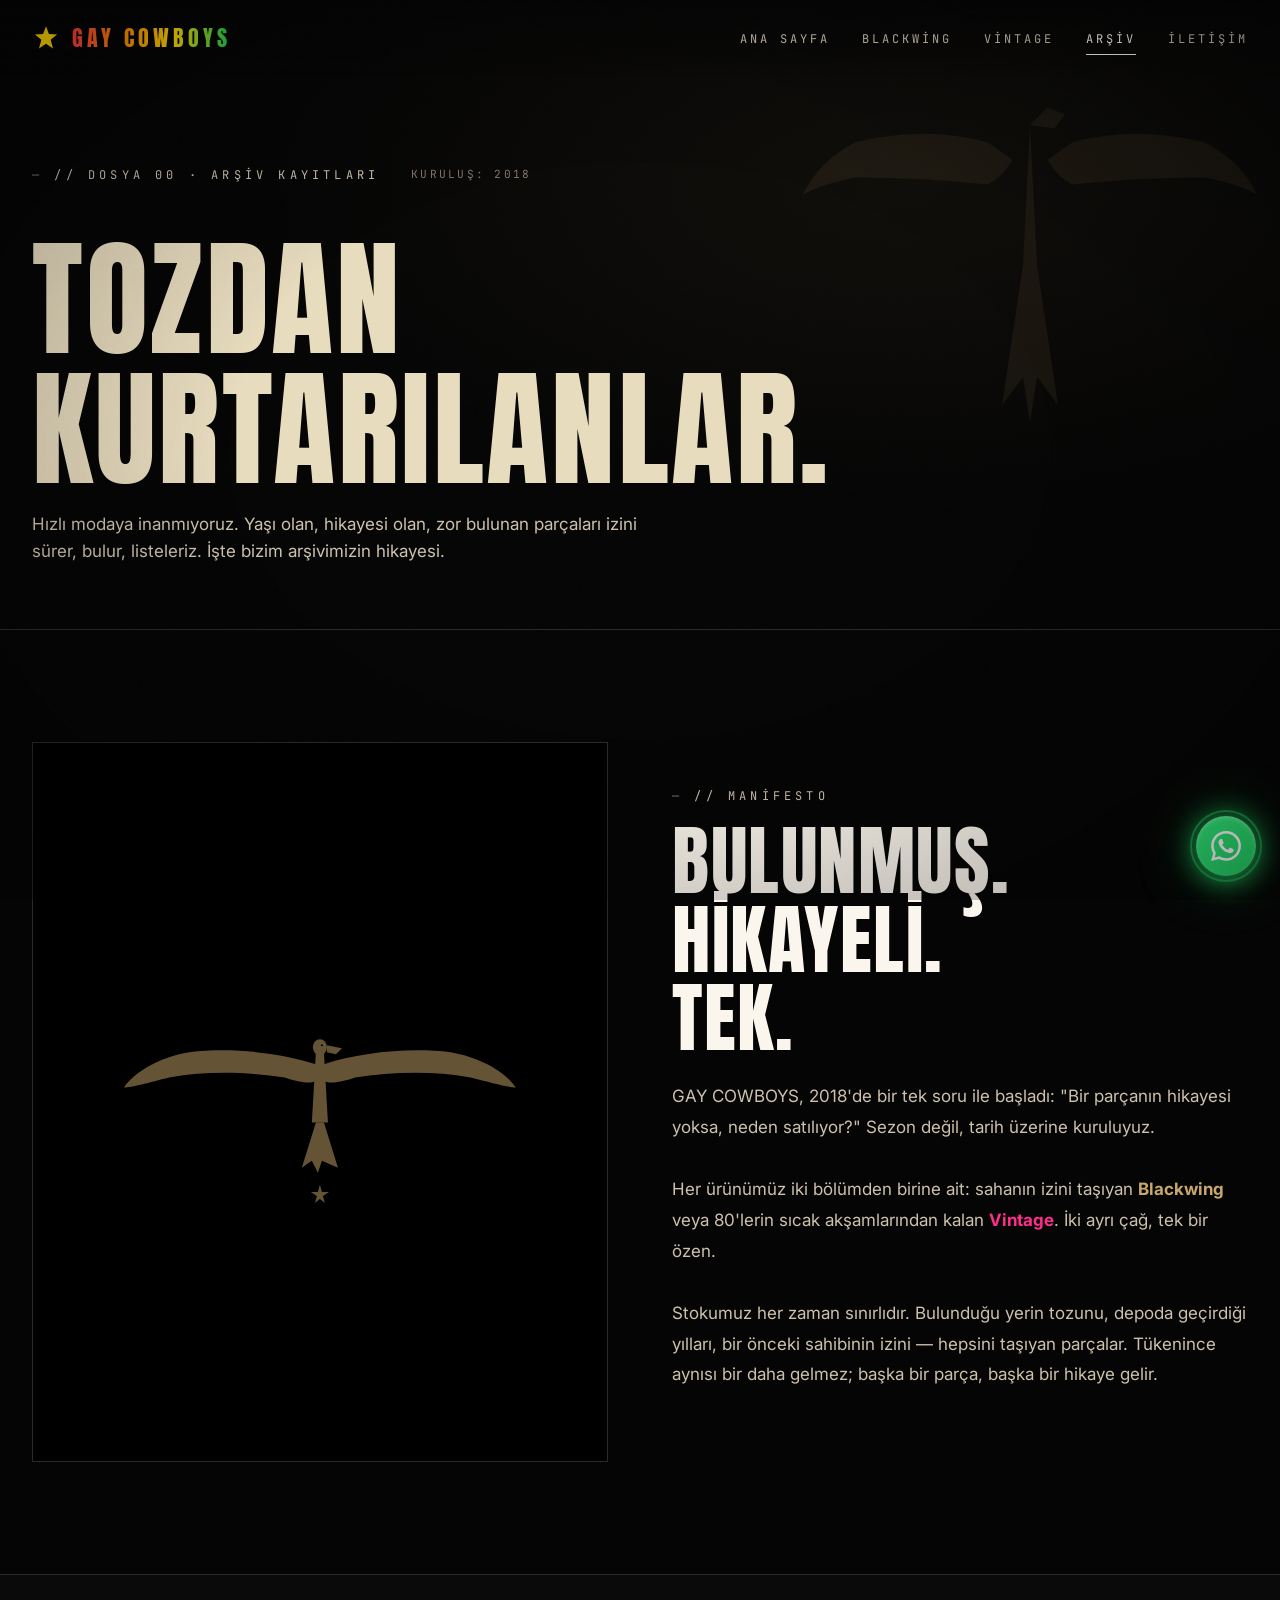
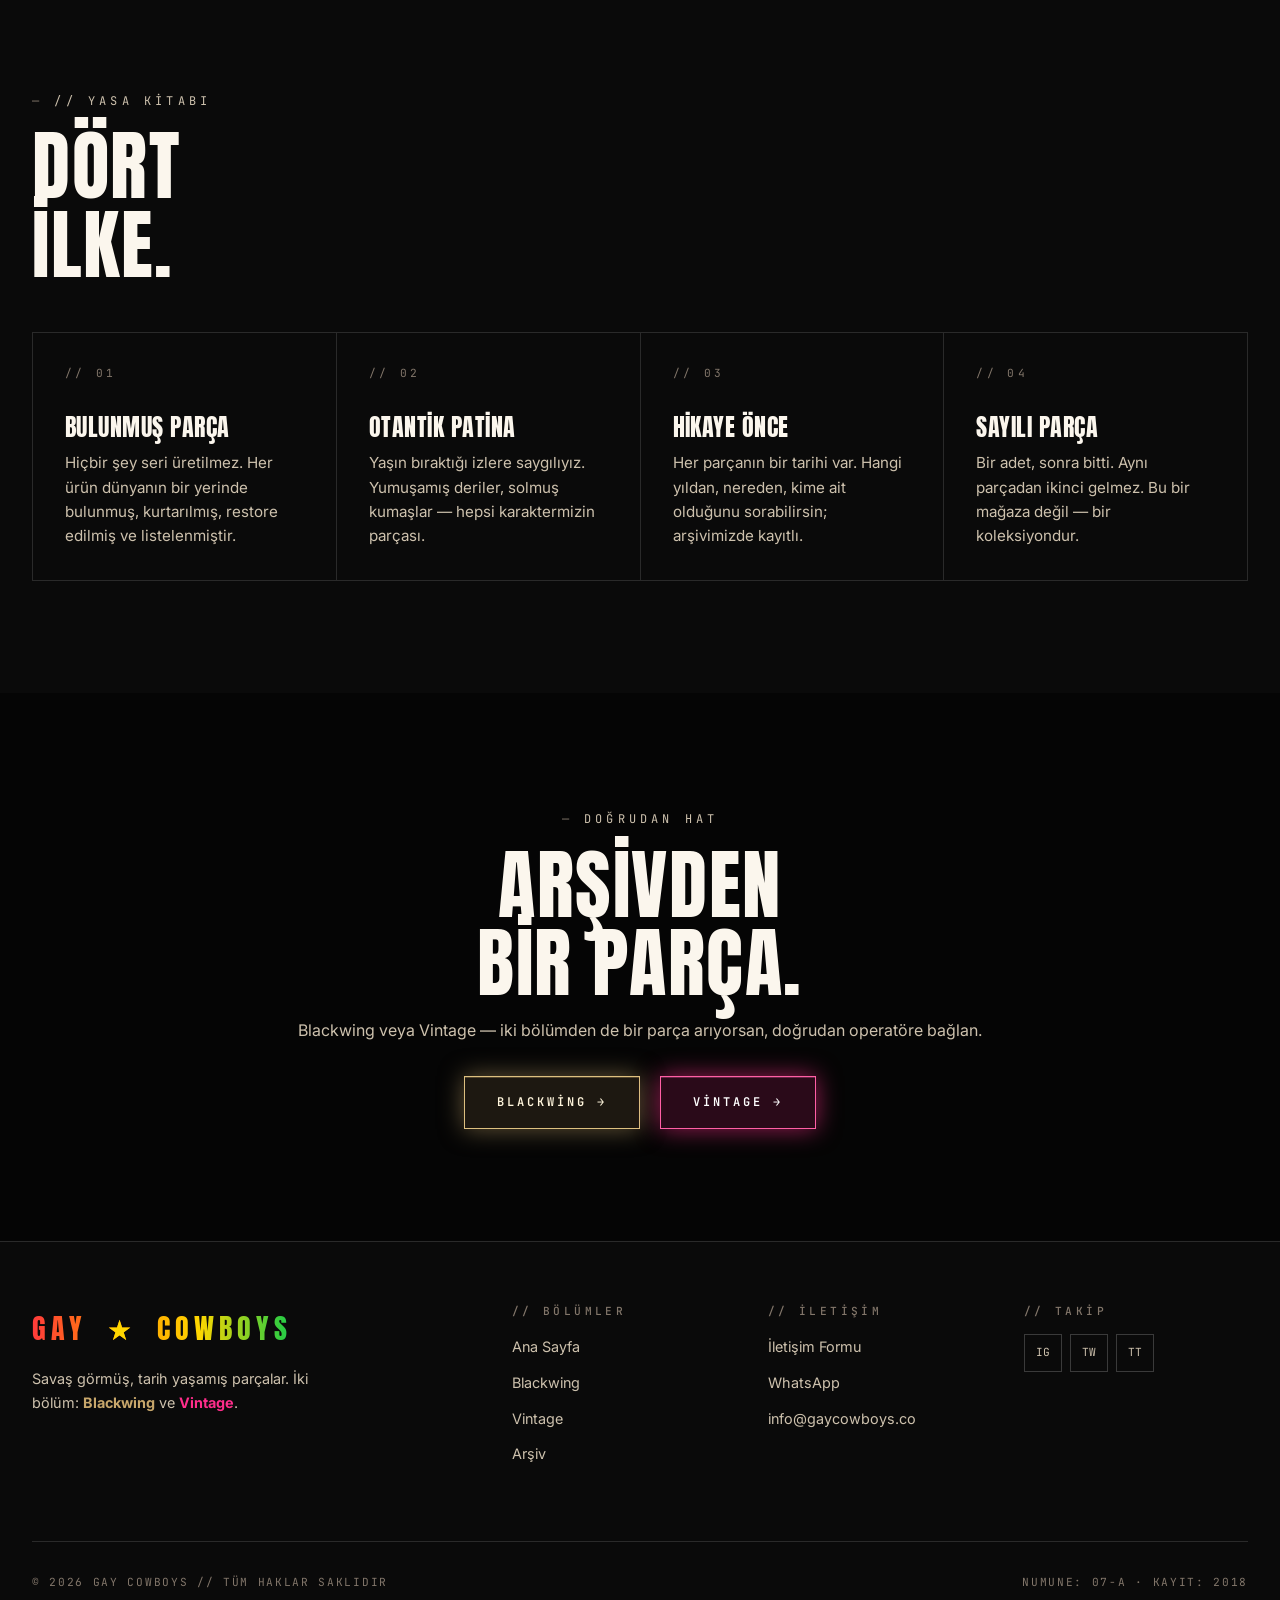
<file: hakkimizda.html>
<!DOCTYPE html>
<html lang="tr">
<head>
    <meta charset="UTF-8">
    <meta name="viewport" content="width=device-width, initial-scale=1.0">
    <title>Arşiv — GAY COWBOYS</title>
    <link rel="preconnect" href="https://fonts.googleapis.com">
    <link rel="preconnect" href="https://fonts.gstatic.com" crossorigin>
    <link href="https://fonts.googleapis.com/css2?family=Anton&family=Black+Ops+One&family=Inter:wght@300;400;500;600&family=JetBrains+Mono:wght@400;500&family=Monoton&family=Oswald:wght@300;500&display=swap" rel="stylesheet">
    <link rel="stylesheet" href="css/style.css">
</head>
<body>

    <header class="header" id="header">
        <nav class="nav">
            <a href="index.html" class="brand">
                <span class="brand-mark">
                    <svg class="brand-mark-star" viewBox="0 0 24 24" fill="currentColor"><path d="M12 2 L14.5 8.5 L21.5 9 L16 13.5 L18 21 L12 17 L6 21 L8 13.5 L2.5 9 L9.5 8.5 Z"/></svg>
                </span>
                <span class="brand-text">GAY COWBOYS</span>
            </a>
            <ul class="nav-menu" id="navMenu">
                <li><a href="index.html" class="nav-link">Ana Sayfa</a></li>
                <li><a href="arsenal.html" class="nav-link">Blackwing</a></li>
                <li><a href="aviator.html" class="nav-link">Vintage</a></li>
                <li><a href="hakkimizda.html" class="nav-link active">Arşiv</a></li>
                <li><a href="iletisim.html" class="nav-link">İletişim</a></li>
            </ul>
            <button class="nav-toggle" id="navToggle" aria-label="Menü">
                <span></span><span></span><span></span>
            </button>
        </nav>
    </header>

    <!-- Page Hero -->
    <section class="page-hero page-hero-bw">
        <div class="page-hero-inner">
            <div class="page-hero-meta">
                <span class="eyebrow">// Dosya 00 · Arşiv Kayıtları</span>
                <span class="code">Kuruluş: 2018</span>
            </div>
            <h1>Tozdan<br>Kurtarılanlar.</h1>
            <p>Hızlı modaya inanmıyoruz. Yaşı olan, hikayesi olan, zor bulunan parçaları izini sürer, bulur, listeleriz. İşte bizim arşivimizin hikayesi.</p>
        </div>
    </section>

    <!-- Hikaye -->
    <section class="section">
        <div class="container">
            <div class="about-grid">
                <div class="about-visual reveal">
                    <svg class="eagle-large" viewBox="0 0 400 220" xmlns="http://www.w3.org/2000/svg">
                        <g fill="currentColor">
                            <path d="M196 60 L204 60 L208 130 L192 130 Z"/>
                            <ellipse cx="200" cy="55" rx="7" ry="8"/>
                            <path d="M207 53 L222 56 L216 62 L207 60 Z"/>
                            <circle cx="202" cy="53" r="1" fill="#000"/>
                            <path d="M196 72 C 160 60, 110 55, 70 60 C 40 65, 15 80, 5 95 C 12 95, 30 90, 50 85 C 90 78, 130 80, 165 85 C 180 90, 192 92, 196 88 Z"/>
                            <path d="M204 72 C 240 60, 290 55, 330 60 C 360 65, 385 80, 395 95 C 388 95, 370 90, 350 85 C 310 78, 270 80, 235 85 C 220 90, 208 92, 204 88 Z"/>
                            <path d="M196 130 L182 175 L192 168 L198 180 L202 168 L218 175 L204 130 Z"/>
                            <path d="M200 192 L202 199 L209 199 L203 203 L205 210 L200 206 L195 210 L197 203 L191 199 L198 199 Z"/>
                        </g>
                    </svg>
                </div>
                <div class="about-text reveal">
                    <span class="eyebrow">// Manifesto</span>
                    <h2 style="margin-bottom: 1.5rem;">Bulunmuş.<br>Hikayeli.<br>Tek.</h2>
                    <p>GAY COWBOYS, 2018'de bir tek soru ile başladı: "Bir parçanın hikayesi yoksa, neden satılıyor?" Sezon değil, tarih üzerine kuruluyuz.</p>
                    <p>Her ürünümüz iki bölümden birine ait: sahanın izini taşıyan <strong style="color: var(--bw-gold);">Blackwing</strong> veya 80'lerin sıcak akşamlarından kalan <strong style="color: var(--vc-magenta);">Vintage</strong>. İki ayrı çağ, tek bir özen.</p>
                    <p>Stokumuz her zaman sınırlıdır. Bulunduğu yerin tozunu, depoda geçirdiği yılları, bir önceki sahibinin izini — hepsini taşıyan parçalar. Tükenince aynısı bir daha gelmez; başka bir parça, başka bir hikaye gelir.</p>
                </div>
            </div>
        </div>
    </section>

    <!-- Değerler -->
    <section class="section" style="background: var(--bg-1); border-top: 1px solid var(--border);">
        <div class="container">
            <div class="section-header reveal" style="margin-bottom: 3rem;">
                <div>
                    <span class="eyebrow">// Yasa Kitabı</span>
                    <h2>Dört<br>İlke.</h2>
                </div>
            </div>
            <div class="values-grid reveal">
                <div class="value">
                    <div class="value-num">// 01</div>
                    <h3>Bulunmuş Parça</h3>
                    <p>Hiçbir şey seri üretilmez. Her ürün dünyanın bir yerinde bulunmuş, kurtarılmış, restore edilmiş ve listelenmiştir.</p>
                </div>
                <div class="value">
                    <div class="value-num">// 02</div>
                    <h3>Otantik Patina</h3>
                    <p>Yaşın bıraktığı izlere saygılıyız. Yumuşamış deriler, solmuş kumaşlar — hepsi karaktermizin parçası.</p>
                </div>
                <div class="value">
                    <div class="value-num">// 03</div>
                    <h3>Hikaye Önce</h3>
                    <p>Her parçanın bir tarihi var. Hangi yıldan, nereden, kime ait olduğunu sorabilirsin; arşivimizde kayıtlı.</p>
                </div>
                <div class="value">
                    <div class="value-num">// 04</div>
                    <h3>Sayılı Parça</h3>
                    <p>Bir adet, sonra bitti. Aynı parçadan ikinci gelmez. Bu bir mağaza değil — bir koleksiyondur.</p>
                </div>
            </div>
        </div>
    </section>

    <!-- WhatsApp CTA -->
    <section class="section" style="text-align: center;">
        <div class="container">
            <div class="reveal" style="max-width: 700px; margin: 0 auto;">
                <span class="eyebrow">Doğrudan Hat</span>
                <h2 style="margin-bottom: 1rem;">Arşivden<br>Bir Parça.</h2>
                <p style="color: var(--text-dim); margin-bottom: 2rem;">Blackwing veya Vintage — iki bölümden de bir parça arıyorsan, doğrudan operatöre bağlan.</p>
                <a href="arsenal.html" class="btn btn-bw">Blackwing →</a>
                <a href="aviator.html" class="btn btn-vc" style="margin-left: 1rem;">Vintage →</a>
            </div>
        </div>
    </section>

    <footer class="footer">
        <div class="container">
            <div class="footer-grid">
                <div>
                    <div class="footer-brand"><span class="footer-brand-text">GAY <span class="star">★</span> COWBOYS</span></div>
                    <p class="footer-about">Savaş görmüş, tarih yaşamış parçalar. İki bölüm: <strong style="color: var(--bw-gold);">Blackwing</strong> ve <strong style="color: var(--vc-magenta);">Vintage</strong>.</p>
                </div>
                <div class="footer-col">
                    <h4>// Bölümler</h4>
                    <ul>
                        <li><a href="index.html">Ana Sayfa</a></li>
                        <li><a href="arsenal.html">Blackwing</a></li>
                        <li><a href="aviator.html">Vintage</a></li>
                        <li><a href="hakkimizda.html">Arşiv</a></li>
                    </ul>
                </div>
                <div class="footer-col">
                    <h4>// İletişim</h4>
                    <ul>
                        <li><a href="iletisim.html">İletişim Formu</a></li>
                        <li><a href="#" class="wa-link" data-message="Merhaba, bilgi almak istiyorum.">WhatsApp</a></li>
                        <li><a href="mailto:info@gaycowboys.co">info@gaycowboys.co</a></li>
                    </ul>
                </div>
                <div class="footer-col">
                    <h4>// Takip</h4>
                    <div class="footer-social">
                        <a href="#" aria-label="Instagram">IG</a>
                        <a href="#" aria-label="Twitter">TW</a>
                        <a href="#" aria-label="TikTok">TT</a>
                    </div>
                </div>
            </div>
            <div class="footer-bottom">
                <span>© 2026 GAY COWBOYS // Tüm haklar saklıdır</span>
                <span>Numune: 07-A · Kayıt: 2018</span>
            </div>
        </div>
    </footer>

    <a href="#" class="wa-float wa-link" data-message="Merhaba, koleksiyon hakkında bilgi almak istiyorum.">
        <div class="wa-float-text">WhatsApp'tan Yaz</div>
        <div class="wa-float-btn">
            <svg viewBox="0 0 24 24" fill="currentColor"><path d="M17.472 14.382c-.297-.149-1.758-.867-2.03-.967-.273-.099-.471-.148-.67.15-.197.297-.767.966-.94 1.164-.173.199-.347.223-.644.075-.297-.15-1.255-.463-2.39-1.475-.883-.788-1.48-1.761-1.653-2.059-.173-.297-.018-.458.13-.606.134-.133.298-.347.446-.52.149-.174.198-.298.298-.497.099-.198.05-.371-.025-.52-.075-.149-.669-1.612-.916-2.207-.242-.579-.487-.5-.669-.51-.173-.008-.371-.01-.57-.01-.198 0-.52.074-.792.372-.272.297-1.04 1.016-1.04 2.479 0 1.462 1.065 2.875 1.213 3.074.149.198 2.096 3.2 5.077 4.487.709.306 1.262.489 1.694.626.712.226 1.36.194 1.872.118.571-.085 1.758-.719 2.006-1.413.248-.694.248-1.289.173-1.413-.074-.124-.272-.198-.57-.347m-5.421 7.403h-.004a9.87 9.87 0 01-5.031-1.378l-.361-.214-3.741.982.998-3.648-.235-.374a9.86 9.86 0 01-1.51-5.26c.001-5.45 4.436-9.884 9.888-9.884 2.64 0 5.122 1.03 6.988 2.898a9.825 9.825 0 012.893 6.994c-.003 5.45-4.437 9.884-9.885 9.884m8.413-18.297A11.815 11.815 0 0012.05 0C5.495 0 .16 5.335.157 11.892c0 2.096.547 4.142 1.588 5.945L.057 24l6.305-1.654a11.882 11.882 0 005.683 1.448h.005c6.554 0 11.89-5.335 11.893-11.893A11.821 11.821 0 0020.464 3.488"/></svg>
        </div>
    </a>

    <script src="js/main.js"></script>
</body>
</html>
</file>
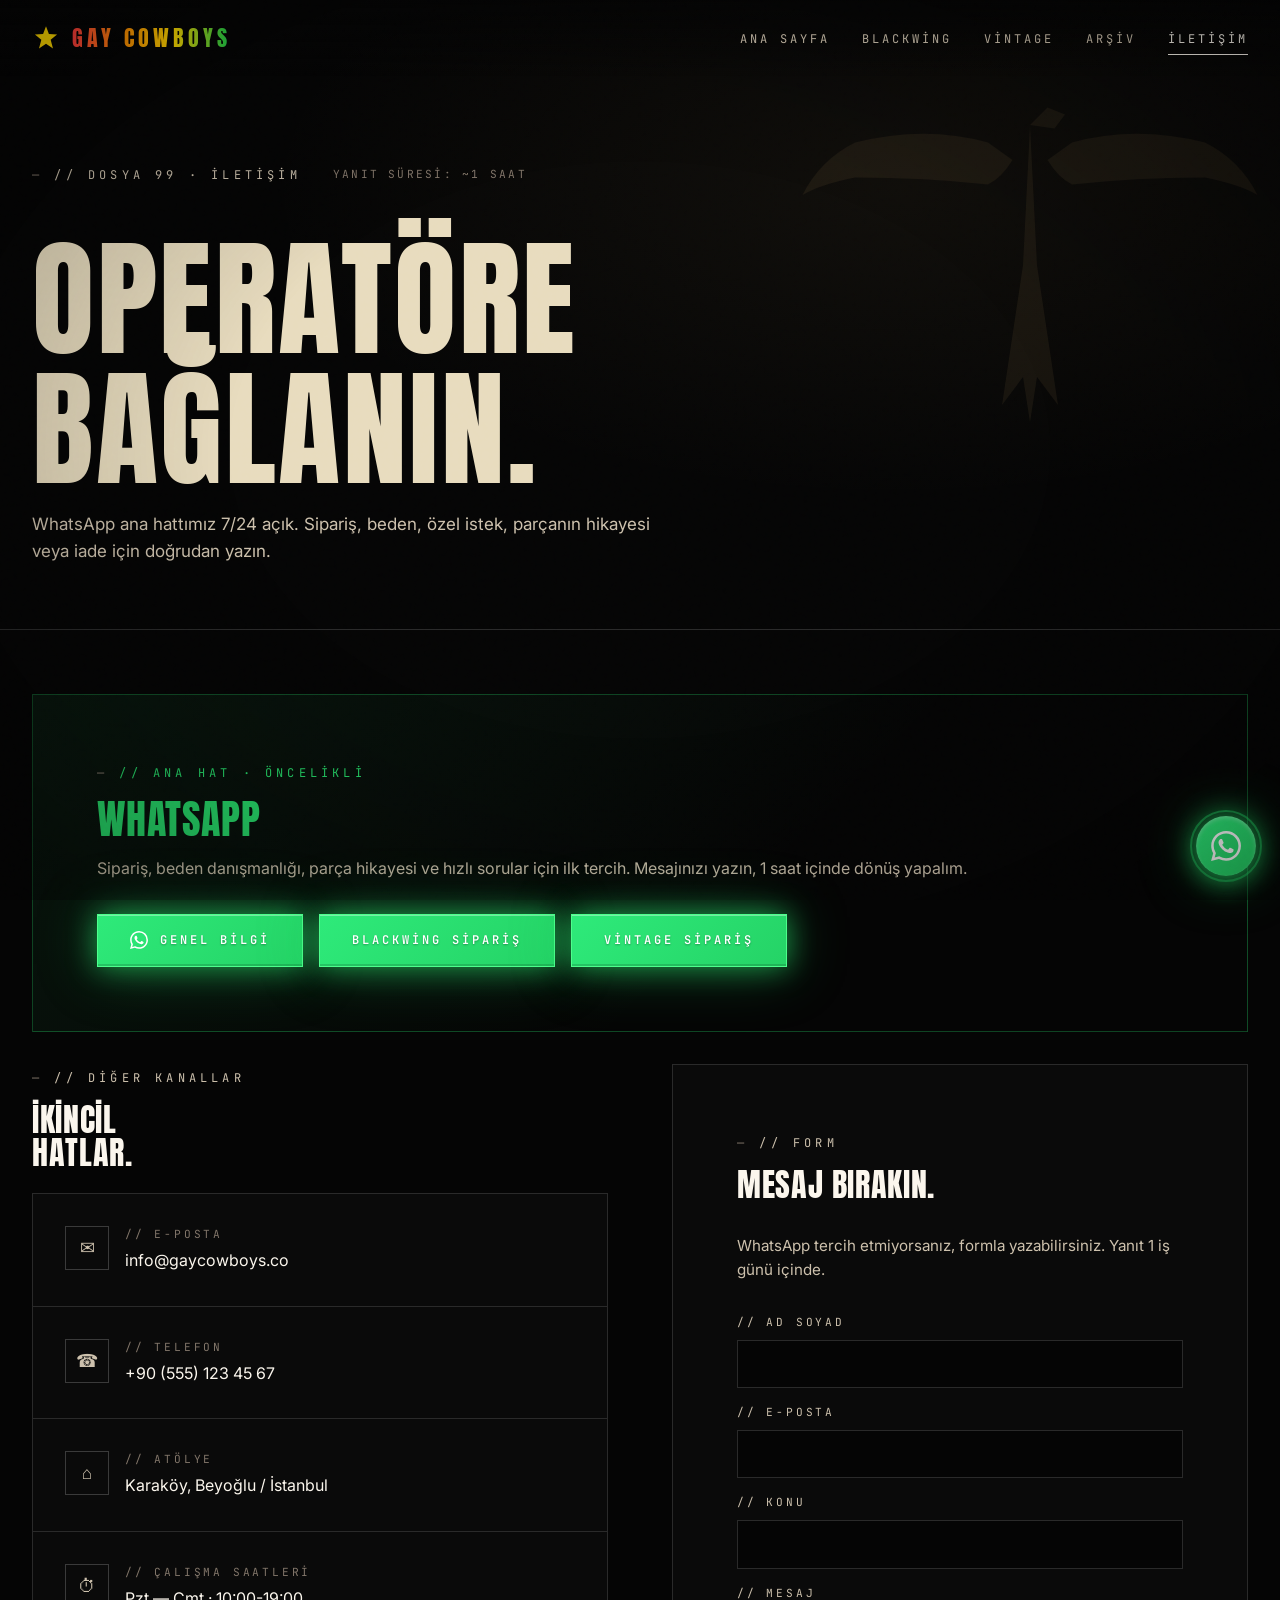
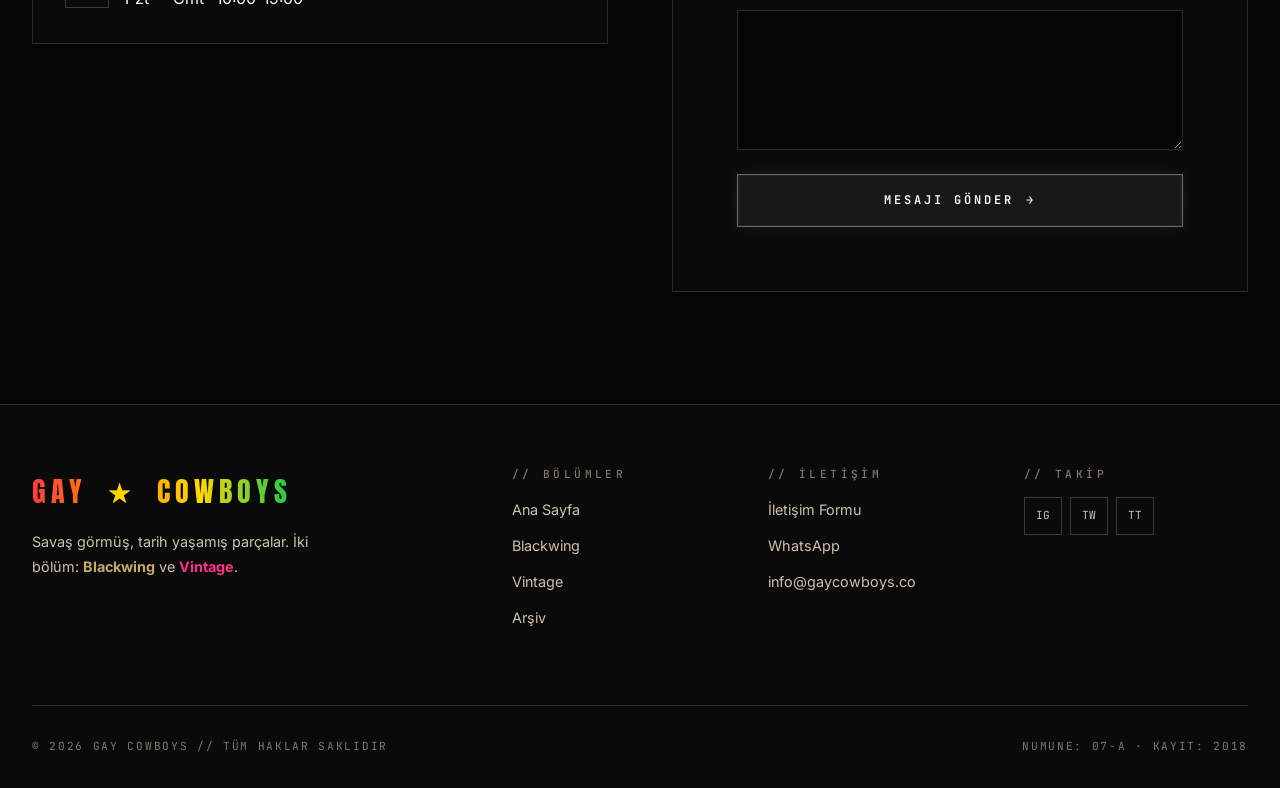
<file: iletisim.html>
<!DOCTYPE html>
<html lang="tr">
<head>
    <meta charset="UTF-8">
    <meta name="viewport" content="width=device-width, initial-scale=1.0">
    <title>İletişim — GAY COWBOYS</title>
    <link rel="preconnect" href="https://fonts.googleapis.com">
    <link rel="preconnect" href="https://fonts.gstatic.com" crossorigin>
    <link href="https://fonts.googleapis.com/css2?family=Anton&family=Black+Ops+One&family=Inter:wght@300;400;500;600&family=JetBrains+Mono:wght@400;500&family=Monoton&family=Oswald:wght@300;500&display=swap" rel="stylesheet">
    <link rel="stylesheet" href="css/style.css">
</head>
<body>

    <header class="header" id="header">
        <nav class="nav">
            <a href="index.html" class="brand">
                <span class="brand-mark">
                    <svg class="brand-mark-star" viewBox="0 0 24 24" fill="currentColor"><path d="M12 2 L14.5 8.5 L21.5 9 L16 13.5 L18 21 L12 17 L6 21 L8 13.5 L2.5 9 L9.5 8.5 Z"/></svg>
                </span>
                <span class="brand-text">GAY COWBOYS</span>
            </a>
            <ul class="nav-menu" id="navMenu">
                <li><a href="index.html" class="nav-link">Ana Sayfa</a></li>
                <li><a href="arsenal.html" class="nav-link">Blackwing</a></li>
                <li><a href="aviator.html" class="nav-link">Vintage</a></li>
                <li><a href="hakkimizda.html" class="nav-link">Arşiv</a></li>
                <li><a href="iletisim.html" class="nav-link active">İletişim</a></li>
            </ul>
            <button class="nav-toggle" id="navToggle" aria-label="Menü">
                <span></span><span></span><span></span>
            </button>
        </nav>
    </header>

    <!-- Page Hero -->
    <section class="page-hero page-hero-bw">
        <div class="page-hero-inner">
            <div class="page-hero-meta">
                <span class="eyebrow">// Dosya 99 · İletişim</span>
                <span class="code">Yanıt Süresi: ~1 saat</span>
            </div>
            <h1>Operatöre<br>Bağlanın.</h1>
            <p>WhatsApp ana hattımız 7/24 açık. Sipariş, beden, özel istek, parçanın hikayesi veya iade için doğrudan yazın.</p>
        </div>
    </section>

    <!-- WhatsApp Vurgu -->
    <section class="section" style="padding-top: 4rem;">
        <div class="container">
            <div class="contact-wa-box reveal">
                <span class="eyebrow" style="color: #25D366;">// Ana Hat · Öncelikli</span>
                <h3 style="font-size: 2.5rem; margin-bottom: 1rem;">WhatsApp</h3>
                <p>Sipariş, beden danışmanlığı, parça hikayesi ve hızlı sorular için ilk tercih. Mesajınızı yazın, 1 saat içinde dönüş yapalım.</p>
                <div style="display: flex; gap: 1rem; flex-wrap: wrap; margin-top: 1.5rem;">
                    <a href="#" class="btn btn-wa wa-link" data-message="Merhaba, koleksiyon hakkında bilgi almak istiyorum.">
                        <svg width="18" height="18" viewBox="0 0 24 24" fill="currentColor"><path d="M17.472 14.382c-.297-.149-1.758-.867-2.03-.967-.273-.099-.471-.148-.67.15-.197.297-.767.966-.94 1.164-.173.199-.347.223-.644.075-.297-.15-1.255-.463-2.39-1.475-.883-.788-1.48-1.761-1.653-2.059-.173-.297-.018-.458.13-.606.134-.133.298-.347.446-.52.149-.174.198-.298.298-.497.099-.198.05-.371-.025-.52-.075-.149-.669-1.612-.916-2.207-.242-.579-.487-.5-.669-.51-.173-.008-.371-.01-.57-.01-.198 0-.52.074-.792.372-.272.297-1.04 1.016-1.04 2.479 0 1.462 1.065 2.875 1.213 3.074.149.198 2.096 3.2 5.077 4.487.709.306 1.262.489 1.694.626.712.226 1.36.194 1.872.118.571-.085 1.758-.719 2.006-1.413.248-.694.248-1.289.173-1.413-.074-.124-.272-.198-.57-.347m-5.421 7.403h-.004a9.87 9.87 0 01-5.031-1.378l-.361-.214-3.741.982.998-3.648-.235-.374a9.86 9.86 0 01-1.51-5.26c.001-5.45 4.436-9.884 9.888-9.884 2.64 0 5.122 1.03 6.988 2.898a9.825 9.825 0 012.893 6.994c-.003 5.45-4.437 9.884-9.885 9.884m8.413-18.297A11.815 11.815 0 0012.05 0C5.495 0 .16 5.335.157 11.892c0 2.096.547 4.142 1.588 5.945L.057 24l6.305-1.654a11.882 11.882 0 005.683 1.448h.005c6.554 0 11.89-5.335 11.893-11.893A11.821 11.821 0 0020.464 3.488"/></svg>
                        Genel Bilgi
                    </a>
                    <a href="#" class="btn btn-wa wa-link" data-message="Merhaba, Blackwing koleksiyonundan bir parça hakkında sipariş vermek istiyorum.">
                        Blackwing Sipariş
                    </a>
                    <a href="#" class="btn btn-wa wa-link" data-message="Merhaba, Vintage koleksiyonundan bir parça hakkında sipariş vermek istiyorum.">
                        Vintage Sipariş
                    </a>
                </div>
            </div>

            <div class="contact-grid">
                <!-- Sol: Diğer iletişim -->
                <div class="reveal">
                    <span class="eyebrow">// Diğer Kanallar</span>
                    <h3 style="font-size: 2rem; margin-bottom: 1.5rem;">İkincil<br>Hatlar.</h3>

                    <div class="contact-items">
                        <div class="contact-item">
                            <div class="contact-icon">✉</div>
                            <div>
                                <div class="contact-item-label">// E-posta</div>
                                <div class="contact-item-value">info@gaycowboys.co</div>
                            </div>
                        </div>

                        <div class="contact-item">
                            <div class="contact-icon">☎</div>
                            <div>
                                <div class="contact-item-label">// Telefon</div>
                                <div class="contact-item-value">+90 (555) 123 45 67</div>
                            </div>
                        </div>

                        <div class="contact-item">
                            <div class="contact-icon">⌂</div>
                            <div>
                                <div class="contact-item-label">// Atölye</div>
                                <div class="contact-item-value">Karaköy, Beyoğlu / İstanbul</div>
                            </div>
                        </div>

                        <div class="contact-item">
                            <div class="contact-icon">⏱</div>
                            <div>
                                <div class="contact-item-label">// Çalışma Saatleri</div>
                                <div class="contact-item-value">Pzt — Cmt · 10:00-19:00</div>
                            </div>
                        </div>
                    </div>
                </div>

                <!-- Sağ: Form -->
                <div class="contact-form reveal">
                    <span class="eyebrow">// Form</span>
                    <h3 style="font-size: 2rem;">Mesaj Bırakın.</h3>
                    <p style="color: var(--text-dim); margin: 1rem 0 2rem; font-size: 0.95rem;">WhatsApp tercih etmiyorsanız, formla yazabilirsiniz. Yanıt 1 iş günü içinde.</p>

                    <form id="contactForm">
                        <div class="form-success" id="formSuccess">
                            ✓ Mesajınız iletildi. En kısa sürede dönüş yapacağız.
                        </div>

                        <div class="form-group">
                            <label for="name">// Ad Soyad</label>
                            <input type="text" id="name" name="name" required>
                        </div>

                        <div class="form-group">
                            <label for="email">// E-posta</label>
                            <input type="email" id="email" name="email" required>
                        </div>

                        <div class="form-group">
                            <label for="subject">// Konu</label>
                            <input type="text" id="subject" name="subject" required>
                        </div>

                        <div class="form-group">
                            <label for="message">// Mesaj</label>
                            <textarea id="message" name="message" required></textarea>
                        </div>

                        <button type="submit" class="btn" style="width: 100%; justify-content: center;">Mesajı Gönder <span class="btn-arrow">→</span></button>
                    </form>
                </div>
            </div>
        </div>
    </section>

    <footer class="footer">
        <div class="container">
            <div class="footer-grid">
                <div>
                    <div class="footer-brand"><span class="footer-brand-text">GAY <span class="star">★</span> COWBOYS</span></div>
                    <p class="footer-about">Savaş görmüş, tarih yaşamış parçalar. İki bölüm: <strong style="color: var(--bw-gold);">Blackwing</strong> ve <strong style="color: var(--vc-magenta);">Vintage</strong>.</p>
                </div>
                <div class="footer-col">
                    <h4>// Bölümler</h4>
                    <ul>
                        <li><a href="index.html">Ana Sayfa</a></li>
                        <li><a href="arsenal.html">Blackwing</a></li>
                        <li><a href="aviator.html">Vintage</a></li>
                        <li><a href="hakkimizda.html">Arşiv</a></li>
                    </ul>
                </div>
                <div class="footer-col">
                    <h4>// İletişim</h4>
                    <ul>
                        <li><a href="iletisim.html">İletişim Formu</a></li>
                        <li><a href="#" class="wa-link" data-message="Merhaba, bilgi almak istiyorum.">WhatsApp</a></li>
                        <li><a href="mailto:info@gaycowboys.co">info@gaycowboys.co</a></li>
                    </ul>
                </div>
                <div class="footer-col">
                    <h4>// Takip</h4>
                    <div class="footer-social">
                        <a href="#" aria-label="Instagram">IG</a>
                        <a href="#" aria-label="Twitter">TW</a>
                        <a href="#" aria-label="TikTok">TT</a>
                    </div>
                </div>
            </div>
            <div class="footer-bottom">
                <span>© 2026 GAY COWBOYS // Tüm haklar saklıdır</span>
                <span>Numune: 07-A · Kayıt: 2018</span>
            </div>
        </div>
    </footer>

    <a href="#" class="wa-float wa-link" data-message="Merhaba, bilgi almak istiyorum.">
        <div class="wa-float-text">WhatsApp'tan Yaz</div>
        <div class="wa-float-btn">
            <svg viewBox="0 0 24 24" fill="currentColor"><path d="M17.472 14.382c-.297-.149-1.758-.867-2.03-.967-.273-.099-.471-.148-.67.15-.197.297-.767.966-.94 1.164-.173.199-.347.223-.644.075-.297-.15-1.255-.463-2.39-1.475-.883-.788-1.48-1.761-1.653-2.059-.173-.297-.018-.458.13-.606.134-.133.298-.347.446-.52.149-.174.198-.298.298-.497.099-.198.05-.371-.025-.52-.075-.149-.669-1.612-.916-2.207-.242-.579-.487-.5-.669-.51-.173-.008-.371-.01-.57-.01-.198 0-.52.074-.792.372-.272.297-1.04 1.016-1.04 2.479 0 1.462 1.065 2.875 1.213 3.074.149.198 2.096 3.2 5.077 4.487.709.306 1.262.489 1.694.626.712.226 1.36.194 1.872.118.571-.085 1.758-.719 2.006-1.413.248-.694.248-1.289.173-1.413-.074-.124-.272-.198-.57-.347m-5.421 7.403h-.004a9.87 9.87 0 01-5.031-1.378l-.361-.214-3.741.982.998-3.648-.235-.374a9.86 9.86 0 01-1.51-5.26c.001-5.45 4.436-9.884 9.888-9.884 2.64 0 5.122 1.03 6.988 2.898a9.825 9.825 0 012.893 6.994c-.003 5.45-4.437 9.884-9.885 9.884m8.413-18.297A11.815 11.815 0 0012.05 0C5.495 0 .16 5.335.157 11.892c0 2.096.547 4.142 1.588 5.945L.057 24l6.305-1.654a11.882 11.882 0 005.683 1.448h.005c6.554 0 11.89-5.335 11.893-11.893A11.821 11.821 0 0020.464 3.488"/></svg>
        </div>
    </a>

    <script src="js/main.js"></script>
</body>
</html>
</file>
<file: css/style.css>
/* ============================================
   GAY COWBOYS — Blackwing × Vintage
   Çapraz split · Dark eagle · Vice City retro
   ============================================ */

:root {
    /* Çekirdek arka plan */
    --bg-0: #050505;
    --bg-1: #0a0a0a;
    --bg-2: #121212;
    --surface: #171717;
    --surface-2: #1f1f1f;
    --border: #2a2a2a;
    --border-hot: #3a3a3a;

    --text: #fbf6ed;
    --text-dim: #cdc1ad;
    --text-mute: #82766a;

    /* BLACKWING — siyah + vintage altın/krem (eagle) */
    --bw-bg: #000000;
    --bw-surface: #0c0a08;
    --bw-gold: #c8a76b;
    --bw-gold-deep: #8b6d3a;
    --bw-cream: #e8dcbe;
    --bw-blood: #6b1a1a;

    /* VINTAGE — Vice City sunset */
    --vc-night: #1a0833;
    --vc-purple: #4a1758;
    --vc-magenta: #ff2d8b;
    --vc-pink: #ff5e9c;
    --vc-orange: #ff7e3a;
    --vc-amber: #ffb04c;
    --vc-cyan: #00e5ff;
    --vc-gold: #ffd96b;
    --vc-cream: #ffe8d4;

    /* Fontlar */
    --font-display: 'Anton', 'Oswald', 'Arial Narrow', sans-serif;
    --font-stencil: 'Black Ops One', 'Stardos Stencil', 'Impact', sans-serif;
    --font-retro: 'Monoton', 'Bebas Neue', sans-serif;
    --font-body: 'Inter', -apple-system, BlinkMacSystemFont, 'Segoe UI', sans-serif;
    --font-mono: 'JetBrains Mono', 'Courier New', monospace;

    --container: 1400px;
    --xs: 0.5rem;
    --sm: 1rem;
    --md: 2rem;
    --lg: 4rem;
    --xl: 7rem;

    --t: 0.4s cubic-bezier(0.2, 0.8, 0.2, 1);
    --t-slow: 0.8s cubic-bezier(0.2, 0.8, 0.2, 1);
}

/* ============================
   Reset
   ============================ */
*, *::before, *::after {
    margin: 0;
    padding: 0;
    box-sizing: border-box;
}

html {
    scroll-behavior: smooth;
    background: var(--bg-0);
}

body {
    font-family: var(--font-body);
    background: var(--bg-0);
    color: var(--text);
    line-height: 1.6;
    overflow-x: hidden;
    -webkit-font-smoothing: antialiased;
    text-rendering: optimizeLegibility;
}

img { max-width: 100%; display: block; }
a { color: inherit; text-decoration: none; transition: var(--t); }
button {
    border: none;
    background: none;
    cursor: pointer;
    font: inherit;
    color: inherit;
}

/* ============================
   Tipografi
   ============================ */
h1, h2, h3, h4 {
    font-family: var(--font-display);
    font-weight: 400;
    letter-spacing: 0.02em;
    line-height: 1.02;
    text-transform: uppercase;
}

h1 { font-size: clamp(3rem, 10vw, 10rem); }
h2 { font-size: clamp(2.25rem, 6vw, 5.5rem); }
h3 { font-size: clamp(1.5rem, 3vw, 2.5rem); }

.eyebrow {
    font-family: var(--font-mono);
    font-size: 0.75rem;
    letter-spacing: 0.35em;
    text-transform: uppercase;
    color: var(--text-dim);
    margin-bottom: var(--sm);
    display: inline-block;
}

.eyebrow::before {
    content: '— ';
    color: var(--text-mute);
}

.code {
    font-family: var(--font-mono);
    font-size: 0.7rem;
    letter-spacing: 0.2em;
    color: var(--text-mute);
    text-transform: uppercase;
}

/* ============================
   Grain + Vignette
   ============================ */
body::before {
    content: '';
    position: fixed;
    inset: 0;
    pointer-events: none;
    z-index: 9999;
    opacity: 0.045;
    mix-blend-mode: overlay;
    background-image: url("data:image/svg+xml,%3Csvg viewBox='0 0 200 200' xmlns='http://www.w3.org/2000/svg'%3E%3Cfilter id='n'%3E%3CfeTurbulence type='fractalNoise' baseFrequency='0.9' numOctaves='3' stitchTiles='stitch'/%3E%3C/filter%3E%3Crect width='100%25' height='100%25' filter='url(%23n)'/%3E%3C/svg%3E");
    animation: grain 8s steps(10) infinite;
}

body::after {
    content: '';
    position: fixed;
    inset: 0;
    pointer-events: none;
    z-index: 9998;
    background: radial-gradient(ellipse at center, transparent 45%, rgba(0,0,0,0.35) 100%);
}

@keyframes grain {
    0%, 100% { transform: translate(0, 0); }
    10% { transform: translate(-5%, -10%); }
    20% { transform: translate(-15%, 5%); }
    30% { transform: translate(7%, -25%); }
    40% { transform: translate(-5%, 25%); }
    50% { transform: translate(-15%, 10%); }
    60% { transform: translate(15%, 0%); }
    70% { transform: translate(0%, 15%); }
    80% { transform: translate(3%, 35%); }
    90% { transform: translate(-10%, 10%); }
}

/* ============================
   Layout
   ============================ */
.container {
    width: 100%;
    max-width: var(--container);
    margin: 0 auto;
    padding: 0 var(--md);
}

.section {
    padding: var(--xl) 0;
    position: relative;
}

.section-header {
    margin-bottom: var(--lg);
    display: flex;
    justify-content: space-between;
    align-items: flex-end;
    gap: var(--md);
    flex-wrap: wrap;
}

.section-header h2 {
    flex: 1;
    min-width: 280px;
}

/* ============================
   Header / Nav
   ============================ */
.header {
    position: fixed;
    top: 0;
    left: 0;
    width: 100%;
    z-index: 1000;
    transition: var(--t);
    background: linear-gradient(to bottom, rgba(5,5,5,0.9) 0%, rgba(5,5,5,0) 100%);
    padding: 1.25rem 0;
}

.header.scrolled {
    background: rgba(5,5,5,0.95);
    backdrop-filter: blur(20px);
    -webkit-backdrop-filter: blur(20px);
    border-bottom: 1px solid var(--border);
    padding: 0.75rem 0;
}

.nav {
    display: flex;
    align-items: center;
    justify-content: space-between;
    max-width: var(--container);
    margin: 0 auto;
    padding: 0 var(--md);
    gap: var(--md);
}

.brand {
    display: flex;
    align-items: center;
    gap: 0.75rem;
    font-family: var(--font-display);
    font-size: 1.4rem;
    letter-spacing: 0.18em;
    color: var(--text);
    white-space: nowrap;
}

.brand-mark {
    width: 28px;
    height: 28px;
    display: flex;
    align-items: center;
    justify-content: center;
    color: #ffd700;
    animation: starPulse 2.4s ease-in-out infinite;
}

.brand-mark svg {
    width: 100%;
    height: 100%;
}

/* Rainbow wordmark */
.brand-text,
.footer-brand-text {
    background-image: linear-gradient(
        90deg,
        #ff3b3b 0%,
        #ff8c00 16%,
        #ffd700 32%,
        #2ecc40 48%,
        #00b3ff 64%,
        #b14eff 80%,
        #ff3b3b 100%
    );
    background-size: 200% auto;
    background-clip: text;
    -webkit-background-clip: text;
    -webkit-text-fill-color: transparent;
    color: transparent;
    animation: rainbowShift 6s linear infinite;
    font-weight: inherit;
    letter-spacing: inherit;
}

.footer-brand-text .star {
    -webkit-text-fill-color: #ffd700;
    color: #ffd700;
    background: none;
    margin: 0 0.5rem;
    animation: starTextPulse 2.4s ease-in-out infinite;
    display: inline-block;
}

@keyframes rainbowShift {
    0%   { background-position: 0% 50%; }
    100% { background-position: 200% 50%; }
}

@keyframes starPulse {
    0%, 100% {
        filter: drop-shadow(0 0 4px #ffd700) drop-shadow(0 0 10px rgba(255, 215, 0, 0.45));
    }
    50% {
        filter: drop-shadow(0 0 9px #ffeb3b) drop-shadow(0 0 22px rgba(255, 215, 0, 0.75));
    }
}

@keyframes starTextPulse {
    0%, 100% {
        text-shadow: 0 0 6px #ffd700, 0 0 14px rgba(255, 215, 0, 0.5);
    }
    50% {
        text-shadow: 0 0 12px #ffeb3b, 0 0 24px rgba(255, 215, 0, 0.7);
    }
}

.nav-menu {
    display: flex;
    gap: var(--md);
    list-style: none;
    align-items: center;
}

.nav-link {
    font-family: var(--font-mono);
    font-size: 0.75rem;
    letter-spacing: 0.25em;
    text-transform: uppercase;
    color: var(--text-dim);
    padding: 0.5rem 0;
    position: relative;
}

.nav-link::after {
    content: '';
    position: absolute;
    bottom: 0;
    left: 0;
    width: 0;
    height: 1px;
    background: var(--text);
    transition: var(--t);
}

.nav-link:hover,
.nav-link.active {
    color: var(--text);
}

.nav-link:hover::after,
.nav-link.active::after {
    width: 100%;
}

.nav-toggle {
    display: none;
    flex-direction: column;
    gap: 5px;
    z-index: 1001;
    padding: 0.5rem;
}

.nav-toggle span {
    width: 24px;
    height: 1.5px;
    background: var(--text);
    transition: var(--t);
}

.nav-toggle.active span:nth-child(1) {
    transform: translateY(6.5px) rotate(45deg);
}
.nav-toggle.active span:nth-child(2) { opacity: 0; }
.nav-toggle.active span:nth-child(3) {
    transform: translateY(-6.5px) rotate(-45deg);
}

/* ============================
   ÇAPRAZ SPLIT HERO
   ============================ */
.diagonal-hero {
    position: relative;
    min-height: 100vh;
    overflow: hidden;
    background: #000;
}

.diag-side {
    position: absolute;
    inset: 0;
    display: flex;
    flex-direction: column;
    transition: clip-path 0.6s cubic-bezier(0.4, 0, 0.2, 1);
    overflow: hidden;
    cursor: pointer;
}

/* BLACKWING — siyah, sol-üst */
.diag-bw {
    clip-path: polygon(0 0, 62% 0, 38% 100%, 0 100%);
    background:
        radial-gradient(ellipse at 30% 50%, rgba(200, 167, 107, 0.08) 0%, transparent 60%),
        var(--bw-bg);
    z-index: 2;
    padding: 9rem 4rem 4rem 4rem;
    justify-content: space-between;
}

/* VINTAGE — Vice City sunset, sağ-alt */
.diag-vc {
    clip-path: polygon(62% 0, 100% 0, 100% 100%, 38% 100%);
    background:
        linear-gradient(180deg,
            #1a0833 0%,
            #3a0e50 20%,
            #7d1d6c 45%,
            #d62d6f 65%,
            #ff5e3a 85%,
            #ffb04c 100%);
    z-index: 1;
    padding: 9rem 4rem 4rem 6rem;
    justify-content: space-between;
    align-items: flex-end;
    text-align: right;
}

/* Mouse-X bazlı genişleme (JS class ekler) */
.diagonal-hero.bw-active .diag-bw {
    clip-path: polygon(0 0, 75% 0, 50% 100%, 0 100%);
}
.diagonal-hero.bw-active .diag-vc {
    clip-path: polygon(75% 0, 100% 0, 100% 100%, 50% 100%);
}

.diagonal-hero.vc-active .diag-vc {
    clip-path: polygon(48% 0, 100% 0, 100% 100%, 25% 100%);
}
.diagonal-hero.vc-active .diag-bw {
    clip-path: polygon(0 0, 48% 0, 25% 100%, 0 100%);
}

.diagonal-hero.bw-active .bw-eagle {
    opacity: 0.32;
    transform: translate(-50%, -50%) scale(1.04);
}

/* Çapraz çizgi (seam) */
.diag-seam {
    position: absolute;
    inset: 0;
    z-index: 3;
    pointer-events: none;
}

.diag-seam svg {
    width: 100%;
    height: 100%;
    position: absolute;
    inset: 0;
}

/* ===== BLACKWING içerik ===== */
.bw-eagle {
    position: absolute;
    top: 50%;
    left: 18%;
    transform: translate(-50%, -50%);
    width: 65%;
    max-width: 600px;
    color: var(--bw-gold);
    opacity: 0.18;
    pointer-events: none;
    z-index: 0;
    transition: var(--t-slow);
}

/* eagle hover artık .bw-active class'ı ile çalışıyor (yukarıda) */

.bw-eagle svg {
    width: 100%;
    height: auto;
    filter: drop-shadow(0 0 30px rgba(200, 167, 107, 0.25));
}

.diag-content {
    position: relative;
    z-index: 2;
    max-width: 480px;
}

.diag-bw .diag-content {
    color: var(--bw-cream);
}

.diag-tag {
    font-family: var(--font-mono);
    font-size: 0.7rem;
    letter-spacing: 0.4em;
    margin-bottom: var(--sm);
}

.diag-bw .diag-tag { color: var(--bw-gold); }
.diag-vc .diag-tag { color: var(--vc-cream); }

.diag-bw h2 {
    font-family: var(--font-display);
    color: var(--bw-cream);
    margin-bottom: var(--sm);
    font-size: clamp(3rem, 7vw, 6rem);
    line-height: 1.0;
}

.diag-bw h2 .ghost {
    color: transparent;
    -webkit-text-stroke: 1px var(--bw-gold-deep);
}

.diag-desc {
    font-size: 1.0625rem;
    line-height: 1.65;
    margin-bottom: var(--md);
}

.diag-bw .diag-desc { color: var(--text-dim); }
.diag-vc .diag-desc { color: var(--vc-cream); }

.diag-cta {
    display: inline-flex;
    align-items: center;
    gap: 0.75rem;
    font-family: var(--font-mono);
    font-size: 0.75rem;
    letter-spacing: 0.3em;
    text-transform: uppercase;
    padding: 0.85rem 1.5rem;
    border: 1px solid;
    transition: var(--t);
}

.diag-bw .diag-cta {
    color: var(--bw-cream);
    border-color: var(--bw-gold);
    background: rgba(0,0,0,0.3);
}

.diag-bw .diag-cta:hover {
    background: var(--bw-gold);
    color: var(--bw-bg);
}

.diag-vc .diag-cta {
    color: #fff;
    border-color: var(--vc-cream);
    background: rgba(0,0,0,0.2);
    box-shadow: 0 0 20px rgba(255, 45, 139, 0.3);
}

.diag-vc .diag-cta:hover {
    background: var(--vc-magenta);
    color: #fff;
    box-shadow: 0 0 30px var(--vc-magenta);
}

.diag-bottom {
    font-family: var(--font-mono);
    font-size: 0.65rem;
    letter-spacing: 0.3em;
    text-transform: uppercase;
    opacity: 0.7;
}

.diag-bw .diag-bottom { color: var(--bw-gold); }
.diag-vc .diag-bottom { color: var(--vc-cream); }

/* ===== VINTAGE (Vice City) içerik ===== */
.vc-sun {
    position: absolute;
    bottom: 25%;
    right: 12%;
    width: 320px;
    height: 320px;
    border-radius: 50%;
    background: linear-gradient(180deg, #ffd96b 0%, #ff8e3c 40%, #ff2d8b 100%);
    z-index: 0;
    pointer-events: none;
    box-shadow: 0 0 100px rgba(255, 142, 60, 0.5),
                0 0 200px rgba(255, 45, 139, 0.3);
    overflow: hidden;
}

.vc-sun::before {
    content: '';
    position: absolute;
    inset: 0;
    background: repeating-linear-gradient(
        180deg,
        transparent 0,
        transparent 28px,
        var(--vc-night) 28px,
        var(--vc-night) 34px,
        transparent 34px,
        transparent 60px,
        var(--vc-purple) 60px,
        var(--vc-purple) 64px
    );
    opacity: 0.5;
    mix-blend-mode: multiply;
}

.vc-grid {
    position: absolute;
    bottom: 0;
    left: 0;
    right: 0;
    height: 35%;
    perspective: 600px;
    z-index: 0;
    overflow: hidden;
    pointer-events: none;
}

.vc-grid::before {
    content: '';
    position: absolute;
    inset: -50% 0 0 0;
    background:
        repeating-linear-gradient(90deg, transparent 0, transparent calc(10% - 1px), var(--vc-magenta) calc(10% - 1px), var(--vc-magenta) 10%),
        repeating-linear-gradient(0deg, transparent 0, transparent 19%, var(--vc-cyan) 19%, var(--vc-cyan) 20%);
    transform: rotateX(60deg);
    transform-origin: bottom;
    opacity: 0.5;
    mask-image: linear-gradient(to bottom, transparent 0%, black 30%, black 100%);
    -webkit-mask-image: linear-gradient(to bottom, transparent 0%, black 30%, black 100%);
}

.vc-palm {
    position: absolute;
    z-index: 1;
    color: #0a0014;
    opacity: 0.95;
    pointer-events: none;
}

.vc-palm-l {
    bottom: 0;
    left: 38%;
    width: 200px;
    transform: scaleX(-1);
}

.vc-palm-r {
    bottom: 0;
    right: 5%;
    width: 220px;
}

.vc-palm svg {
    width: 100%;
    height: auto;
    filter: drop-shadow(0 0 20px rgba(0, 0, 0, 0.4));
}

.diag-vc h2 {
    font-family: var(--font-display);
    color: #fff;
    margin-bottom: var(--sm);
    font-size: clamp(3rem, 7vw, 6rem);
    line-height: 1.0;
    text-shadow:
        0 0 30px rgba(255, 45, 139, 0.4),
        0 2px 0 rgba(0, 0, 0, 0.3);
}

.diag-vc h2 .neon {
    color: var(--vc-cyan);
    text-shadow:
        0 0 20px var(--vc-cyan),
        0 0 40px var(--vc-cyan),
        0 0 4px #fff;
}

/* Hero ortak — diagonal seam glow */
.diag-glow {
    position: absolute;
    inset: 0;
    z-index: 4;
    pointer-events: none;
    background: linear-gradient(
        152deg,
        transparent 0%,
        transparent calc(50% - 0.5px),
        rgba(255, 200, 100, 0.4) 50%,
        transparent calc(50% + 0.5px),
        transparent 100%
    );
}

/* Brand mark — sheriff star */
.brand-mark-star {
    width: 100%;
    height: 100%;
}

/* ============================
   Buttons
   ============================ */
.btn {
    display: inline-flex;
    align-items: center;
    gap: 0.75rem;
    padding: 1rem 2rem;
    font-family: var(--font-mono);
    font-size: 0.75rem;
    letter-spacing: 0.25em;
    text-transform: uppercase;
    font-weight: 600;
    cursor: pointer;
    transition: var(--t);
    border: 1px solid rgba(255, 255, 255, 0.35);
    background: rgba(255, 255, 255, 0.06);
    color: #fff;
    position: relative;
    overflow: hidden;
    box-shadow: 0 0 12px rgba(255, 255, 255, 0.08), inset 0 0 0 1px rgba(255, 255, 255, 0.05);
}

.btn::before {
    content: '';
    position: absolute;
    inset: 0;
    background: var(--text);
    transform: translateX(-101%);
    transition: transform var(--t);
    z-index: -1;
}

.btn:hover::before {
    transform: translateX(0);
}

.btn:hover {
    color: var(--bg-0);
    border-color: var(--text);
}

.btn-arrow {
    transition: transform var(--t);
}

.btn:hover .btn-arrow {
    transform: translateX(4px);
}

.btn-bw {
    border-color: #ddc080;
    color: #fff5dc;
    background: rgba(200, 167, 107, 0.12);
    box-shadow:
        0 0 24px rgba(200, 167, 107, 0.5),
        inset 0 1px 0 rgba(255, 215, 130, 0.25);
}
.btn-bw::before { background: var(--bw-gold); }
.btn-bw:hover {
    color: var(--bw-bg);
    border-color: #ffd87a;
    box-shadow:
        0 0 40px rgba(200, 167, 107, 0.8),
        0 0 70px rgba(200, 167, 107, 0.4);
}

.btn-vc {
    border-color: #ff5fa5;
    color: #fff;
    background: rgba(255, 45, 139, 0.15);
    box-shadow:
        0 0 24px rgba(255, 45, 139, 0.6),
        inset 0 1px 0 rgba(255, 100, 180, 0.3);
}
.btn-vc::before { background: var(--vc-magenta); }
.btn-vc:hover {
    color: #fff;
    border-color: #ff84bd;
    box-shadow:
        0 0 40px rgba(255, 45, 139, 0.9),
        0 0 70px rgba(255, 45, 139, 0.45);
}

.btn-wa {
    background: linear-gradient(135deg, #2eea7a 0%, #25D366 100%);
    color: #fff;
    border-color: #4dff8c;
    text-shadow: 0 1px 2px rgba(0, 0, 0, 0.3);
    box-shadow:
        0 0 28px rgba(37, 211, 102, 0.65),
        0 0 60px rgba(37, 211, 102, 0.35),
        inset 0 1px 0 rgba(255, 255, 255, 0.35),
        inset 0 -2px 0 rgba(0, 0, 0, 0.15);
    animation: waGlowPulse 2.4s ease-in-out infinite;
}
.btn-wa::before { background: linear-gradient(135deg, #25D366 0%, #1da851 100%); }
.btn-wa:hover {
    color: #fff;
    border-color: #76ffa8;
    box-shadow:
        0 0 40px rgba(37, 211, 102, 0.85),
        0 0 80px rgba(37, 211, 102, 0.5),
        inset 0 1px 0 rgba(255, 255, 255, 0.4);
}

@keyframes waGlowPulse {
    0%, 100% {
        box-shadow:
            0 0 24px rgba(37, 211, 102, 0.55),
            0 0 50px rgba(37, 211, 102, 0.3),
            inset 0 1px 0 rgba(255, 255, 255, 0.35),
            inset 0 -2px 0 rgba(0, 0, 0, 0.15);
    }
    50% {
        box-shadow:
            0 0 36px rgba(37, 211, 102, 0.85),
            0 0 75px rgba(37, 211, 102, 0.5),
            inset 0 1px 0 rgba(255, 255, 255, 0.4),
            inset 0 -2px 0 rgba(0, 0, 0, 0.15);
    }
}

/* ============================
   Page Hero
   ============================ */
.page-hero {
    min-height: 70vh;
    display: flex;
    align-items: flex-end;
    padding: 10rem var(--md) var(--lg);
    position: relative;
    overflow: hidden;
    border-bottom: 1px solid var(--border);
}

.page-hero-bw {
    background:
        radial-gradient(ellipse at 70% 30%, rgba(200, 167, 107, 0.06) 0%, transparent 50%),
        #050505;
}

.page-hero-bw::before {
    content: '';
    position: absolute;
    top: -50px;
    right: -100px;
    width: 700px;
    height: 700px;
    background-image: url("data:image/svg+xml,%3Csvg xmlns='http://www.w3.org/2000/svg' viewBox='0 0 200 200'%3E%3Cg fill='%23c8a76b' opacity='0.08'%3E%3Cpath d='M100 50 L102 90 L98 90 Z M100 40 L100 50 L105 45 L110 47 L107 51 L100 50z M88 55 Q70 50 50 55 Q40 60 35 70 Q40 67 50 65 Q70 65 88 67 Q92 65 95 60 Z M112 55 Q130 50 150 55 Q160 60 165 70 Q160 67 150 65 Q130 65 112 67 Q108 65 105 60 Z M98 90 L92 130 L98 122 L100 135 L102 122 L108 130 L102 90 Z'/%3E%3C/g%3E%3C/svg%3E");
    background-size: contain;
    background-repeat: no-repeat;
    background-position: center;
    pointer-events: none;
}

.page-hero-vc {
    background:
        linear-gradient(180deg, #1a0833 0%, #4a1758 40%, #ff2d8b 100%);
    position: relative;
}

.page-hero-vc::before {
    content: '';
    position: absolute;
    bottom: 0;
    left: 0;
    right: 0;
    height: 40%;
    background:
        linear-gradient(180deg, transparent 0%, rgba(0,0,0,0.4) 100%),
        repeating-linear-gradient(90deg, transparent 0, transparent calc(5% - 1px), rgba(0, 229, 255, 0.4) calc(5% - 1px), rgba(0, 229, 255, 0.4) 5%);
    transform: perspective(400px) rotateX(60deg);
    transform-origin: bottom;
    opacity: 0.3;
    pointer-events: none;
}

.page-hero-vc::after {
    content: '';
    position: absolute;
    top: 15%;
    right: 8%;
    width: 220px;
    height: 220px;
    border-radius: 50%;
    background: linear-gradient(180deg, var(--vc-gold) 0%, var(--vc-orange) 50%, var(--vc-magenta) 100%);
    box-shadow: 0 0 80px rgba(255, 142, 60, 0.5);
    opacity: 0.95;
    pointer-events: none;
}

.page-hero-inner {
    position: relative;
    z-index: 2;
    max-width: var(--container);
    margin: 0 auto;
    width: 100%;
}

.page-hero-meta {
    display: flex;
    gap: var(--md);
    margin-bottom: var(--md);
    flex-wrap: wrap;
}

.page-hero-bw h1 {
    color: var(--bw-cream);
}

.page-hero-vc h1 {
    color: #fff;
    text-shadow:
        0 0 30px rgba(255, 45, 139, 0.6),
        0 2px 4px rgba(0, 0, 0, 0.4);
}

.page-hero-vc h1 .neon {
    color: var(--vc-cyan);
    text-shadow:
        0 0 20px var(--vc-cyan),
        0 0 40px var(--vc-cyan),
        0 0 6px #fff;
}

.page-hero p {
    max-width: 640px;
    color: var(--text-dim);
    font-size: 1.0625rem;
    margin-top: var(--sm);
}

.page-hero-vc p {
    color: var(--vc-cream);
}

/* ============================
   Ürünler Grid
   ============================ */
.products-grid {
    display: grid;
    grid-template-columns: repeat(auto-fill, minmax(280px, 1fr));
    gap: 1px;
    background: var(--border);
    border: 1px solid var(--border);
}

.product-card {
    background: var(--bg-1);
    transition: var(--t);
    cursor: pointer;
    position: relative;
    overflow: hidden;
    display: flex;
    flex-direction: column;
}

.product-card:hover {
    background: var(--surface);
}

.product-image {
    position: relative;
    aspect-ratio: 4/5;
    overflow: hidden;
    background: var(--bg-2);
}

.product-image-inner {
    position: absolute;
    inset: 0;
    display: flex;
    align-items: center;
    justify-content: center;
    transition: transform var(--t-slow);
}

/* 3D model viewer inside product card (lazy-loaded) */
.card-3d {
    position: absolute;
    inset: 0;
    pointer-events: none;
    opacity: 0;
    transition: opacity 0.7s ease;
    z-index: 1;
}

.product-image.has-3d .card-3d {
    opacity: 1;
}

.product-image.has-3d .product-svg {
    opacity: 0;
    transform: scale(0.85);
}

.product-svg {
    transition: opacity 0.5s ease, transform 0.5s ease;
}

.product-card:hover .product-image-inner {
    transform: scale(1.05);
}

.product-svg {
    width: 70%;
    height: 70%;
    opacity: 0.75;
    transition: opacity var(--t);
}

.product-card:hover .product-image:not(.has-3d) .product-svg {
    opacity: 1;
}

/* 3D yüklenmişse hover'da bile SVG gizli kalsın */
.product-image.has-3d .product-svg {
    opacity: 0 !important;
}

.product-tag {
    position: absolute;
    top: 1rem;
    left: 1rem;
    padding: 0.35rem 0.65rem;
    font-family: var(--font-mono);
    font-size: 0.65rem;
    letter-spacing: 0.25em;
    text-transform: uppercase;
    background: var(--bg-0);
    color: var(--text);
    border: 1px solid var(--border-hot);
    z-index: 2;
}

.product-tag.rare {
    border-color: var(--bw-gold);
    color: var(--bw-gold);
}
.product-tag.found {
    border-color: var(--vc-magenta);
    color: var(--vc-magenta);
}
.product-tag.era {
    border-color: var(--text-dim);
    color: var(--text-dim);
}

.product-3d-badge {
    position: absolute;
    top: 1rem;
    right: 1rem;
    width: 36px;
    height: 36px;
    border: 1px solid var(--border-hot);
    background: var(--bg-0);
    display: flex;
    align-items: center;
    justify-content: center;
    font-family: var(--font-mono);
    font-size: 0.65rem;
    color: var(--text-dim);
    z-index: 2;
    transition: var(--t);
}

.product-card:hover .product-3d-badge {
    border-color: var(--text);
    color: var(--text);
    transform: rotate(360deg);
}

.product-meta {
    padding: 1.25rem;
    border-top: 1px solid var(--border);
}

.product-code {
    font-family: var(--font-mono);
    font-size: 0.65rem;
    letter-spacing: 0.25em;
    color: var(--text-mute);
    text-transform: uppercase;
    margin-bottom: 0.35rem;
}

.product-name {
    font-family: var(--font-display);
    font-size: 1.25rem;
    line-height: 1.1;
    margin-bottom: 0.5rem;
    letter-spacing: 0.02em;
    text-transform: uppercase;
}

.product-era {
    font-family: var(--font-mono);
    font-size: 0.7rem;
    color: var(--text-mute);
    letter-spacing: 0.15em;
    margin-bottom: 0.6rem;
}

.product-price {
    display: flex;
    justify-content: space-between;
    align-items: center;
    font-family: var(--font-mono);
    font-size: 0.9rem;
    color: var(--text);
}

.product-price .currency {
    color: var(--text-dim);
    font-size: 0.75rem;
    margin-right: 0.25rem;
}

.product-action {
    font-size: 0.65rem;
    letter-spacing: 0.25em;
    color: var(--text-dim);
    transition: var(--t);
}

.products-grid.bw .product-card:hover .product-action {
    color: var(--bw-gold);
}

.products-grid.vc .product-card:hover .product-action {
    color: var(--vc-magenta);
}

/* ============================
   Ürün Detay Sayfası
   ============================ */
.product-page {
    padding: 8rem var(--md) var(--xl);
    min-height: 100vh;
}

.product-layout {
    max-width: var(--container);
    margin: 0 auto;
    display: grid;
    grid-template-columns: 1.2fr 1fr;
    gap: var(--lg);
}

.product-viewer-wrap {
    position: sticky;
    top: 6rem;
    height: fit-content;
}

.product-viewer {
    width: 100%;
    aspect-ratio: 4/5;
    background:
        radial-gradient(circle at 30% 30%, rgba(255,255,255,0.04) 0%, transparent 60%),
        var(--bg-1);
    border: 1px solid var(--border);
    position: relative;
    overflow: hidden;
}

#viewer3d {
    width: 100%;
    height: 100%;
    cursor: grab;
}

#viewer3d:active {
    cursor: grabbing;
}

.viewer-hud {
    position: absolute;
    top: 1rem;
    left: 1rem;
    right: 1rem;
    display: flex;
    justify-content: space-between;
    pointer-events: none;
    font-family: var(--font-mono);
    font-size: 0.65rem;
    letter-spacing: 0.25em;
    color: var(--text-dim);
    text-transform: uppercase;
    z-index: 5;
}

.viewer-hint {
    position: absolute;
    bottom: 1rem;
    left: 50%;
    transform: translateX(-50%);
    padding: 0.5rem 1rem;
    background: var(--bg-0);
    border: 1px solid var(--border);
    font-family: var(--font-mono);
    font-size: 0.65rem;
    letter-spacing: 0.25em;
    color: var(--text-dim);
    text-transform: uppercase;
    pointer-events: none;
    animation: hintFade 4s ease-out forwards;
    z-index: 5;
}

@keyframes hintFade {
    0%, 70% { opacity: 1; }
    100% { opacity: 0; }
}

.viewer-controls {
    display: flex;
    gap: 0.5rem;
    margin-top: var(--sm);
    justify-content: center;
    flex-wrap: wrap;
}

.viewer-btn {
    padding: 0.5rem 1rem;
    border: 1px solid var(--border);
    background: var(--bg-1);
    font-family: var(--font-mono);
    font-size: 0.65rem;
    letter-spacing: 0.2em;
    color: var(--text-dim);
    text-transform: uppercase;
    transition: var(--t);
}

.viewer-btn:hover {
    color: var(--text);
    border-color: var(--text);
}

.share-btn {
    border-color: var(--bw-gold);
    color: var(--bw-gold);
}

.share-btn:hover {
    background: var(--bw-gold);
    color: var(--bg-0);
    border-color: var(--bw-gold);
}

.product-detail {
    padding: var(--md) 0;
}

.product-detail .product-code {
    margin-bottom: var(--sm);
    font-size: 0.75rem;
}

.product-detail h1 {
    font-size: clamp(2.5rem, 5vw, 4rem);
    margin-bottom: var(--sm);
}

.product-era-detail {
    font-family: var(--font-mono);
    font-size: 0.75rem;
    letter-spacing: 0.3em;
    color: var(--bw-gold);
    margin-bottom: var(--md);
    text-transform: uppercase;
}

.product-story {
    background: var(--bg-1);
    border-left: 2px solid var(--bw-gold);
    padding: 1.25rem 1.5rem;
    margin-bottom: var(--md);
    font-style: italic;
    color: var(--text-dim);
    font-size: 0.95rem;
    line-height: 1.7;
}

.product-detail .price-block {
    display: flex;
    align-items: baseline;
    gap: var(--sm);
    margin-bottom: var(--md);
    padding-bottom: var(--md);
    border-bottom: 1px solid var(--border);
}

.product-detail .price-main {
    font-family: var(--font-display);
    font-size: 2.5rem;
    color: var(--text);
}

.product-detail .price-old {
    font-family: var(--font-mono);
    font-size: 1rem;
    color: var(--text-mute);
    text-decoration: line-through;
}

.product-detail .price-currency {
    font-family: var(--font-mono);
    color: var(--text-dim);
    font-size: 1rem;
}

.product-desc {
    color: var(--text-dim);
    font-size: 1.0625rem;
    line-height: 1.7;
    margin-bottom: var(--md);
}

.product-specs {
    margin-bottom: var(--md);
    border-top: 1px solid var(--border);
}

.spec-row {
    display: grid;
    grid-template-columns: 1fr 2fr;
    gap: var(--sm);
    padding: 0.85rem 0;
    border-bottom: 1px solid var(--border);
    font-size: 0.9rem;
}

.spec-label {
    font-family: var(--font-mono);
    font-size: 0.7rem;
    letter-spacing: 0.2em;
    text-transform: uppercase;
    color: var(--text-mute);
}

.spec-value {
    color: var(--text);
}

.size-block {
    margin-bottom: var(--md);
}

.block-label {
    font-family: var(--font-mono);
    font-size: 0.7rem;
    letter-spacing: 0.3em;
    text-transform: uppercase;
    color: var(--text-dim);
    margin-bottom: var(--sm);
    display: block;
}

.sizes {
    display: flex;
    gap: 0.5rem;
    flex-wrap: wrap;
}

.size {
    min-width: 52px;
    height: 52px;
    padding: 0 1rem;
    border: 1px solid var(--border);
    background: var(--bg-1);
    color: var(--text-dim);
    font-family: var(--font-mono);
    font-size: 0.8rem;
    letter-spacing: 0.1em;
    transition: var(--t);
    display: flex;
    align-items: center;
    justify-content: center;
}

.size:hover {
    border-color: var(--text);
    color: var(--text);
}

.size.selected {
    background: var(--text);
    color: var(--bg-0);
    border-color: var(--text);
}

.order-actions {
    display: flex;
    flex-direction: column;
    gap: 0.75rem;
}

.order-actions .btn {
    width: 100%;
    justify-content: center;
}

/* Share modal */
.share-toast {
    position: fixed;
    bottom: 2rem;
    left: 50%;
    transform: translateX(-50%) translateY(120%);
    padding: 1rem 1.5rem;
    background: var(--bw-gold);
    color: var(--bw-bg);
    font-family: var(--font-mono);
    font-size: 0.8rem;
    letter-spacing: 0.2em;
    text-transform: uppercase;
    transition: transform var(--t);
    z-index: 1500;
    box-shadow: 0 10px 30px rgba(0,0,0,0.5);
}

.share-toast.show {
    transform: translateX(-50%) translateY(0);
}

/* ============================
   WhatsApp Float
   ============================ */
.wa-float {
    position: fixed;
    bottom: 1.5rem;
    right: 1.5rem;
    z-index: 900;
    display: flex;
    align-items: center;
    gap: 0.75rem;
}

.wa-float-text {
    background: var(--bg-1);
    border: 1px solid var(--border);
    padding: 0.65rem 1rem;
    font-family: var(--font-mono);
    font-size: 0.7rem;
    letter-spacing: 0.2em;
    text-transform: uppercase;
    color: var(--text);
    opacity: 0;
    transform: translateX(10px);
    transition: var(--t);
    pointer-events: none;
    white-space: nowrap;
}

.wa-float:hover .wa-float-text {
    opacity: 1;
    transform: translateX(0);
}

.wa-float-btn {
    width: 60px;
    height: 60px;
    border-radius: 50%;
    background: linear-gradient(135deg, #2eea7a 0%, #25D366 100%);
    display: flex;
    align-items: center;
    justify-content: center;
    color: #fff;
    box-shadow:
        0 0 30px rgba(37, 211, 102, 0.8),
        0 0 60px rgba(37, 211, 102, 0.4),
        0 8px 24px rgba(37, 211, 102, 0.5),
        inset 0 2px 4px rgba(255, 255, 255, 0.3);
    transition: var(--t);
    position: relative;
}

.wa-float-btn::before {
    content: '';
    position: absolute;
    inset: -6px;
    border-radius: 50%;
    border: 2px solid #25D366;
    opacity: 0.5;
    animation: waPulse 2s ease-out infinite;
}

@keyframes waPulse {
    0% { transform: scale(1); opacity: 0.5; }
    100% { transform: scale(1.5); opacity: 0; }
}

.wa-float-btn:hover {
    transform: scale(1.08);
    background: #1da851;
}

.wa-float-btn svg {
    width: 30px;
    height: 30px;
}

/* ============================
   Hakkımızda
   ============================ */
.about-grid {
    display: grid;
    grid-template-columns: 1fr 1fr;
    gap: var(--lg);
    align-items: center;
}

.about-visual {
    aspect-ratio: 4/5;
    background: #000;
    border: 1px solid var(--border);
    display: flex;
    align-items: center;
    justify-content: center;
    position: relative;
    overflow: hidden;
}

.about-visual .eagle-large {
    width: 70%;
    color: var(--bw-gold);
    opacity: 0.5;
}

.about-text p {
    color: var(--text-dim);
    font-size: 1.0625rem;
    margin-bottom: var(--md);
    line-height: 1.8;
}

.values-grid {
    display: grid;
    grid-template-columns: repeat(auto-fit, minmax(240px, 1fr));
    gap: 1px;
    background: var(--border);
    border: 1px solid var(--border);
}

.value {
    background: var(--bg-1);
    padding: var(--md);
    text-align: left;
}

.value-num {
    font-family: var(--font-mono);
    font-size: 0.7rem;
    letter-spacing: 0.3em;
    color: var(--text-mute);
    margin-bottom: var(--md);
}

.value h3 {
    font-size: 1.5rem;
    margin-bottom: 0.75rem;
}

.value p {
    color: var(--text-dim);
    font-size: 0.95rem;
}

/* ============================
   İletişim
   ============================ */
.contact-grid {
    display: grid;
    grid-template-columns: 1fr 1fr;
    gap: var(--lg);
}

.contact-wa-box {
    background: linear-gradient(135deg, rgba(37,211,102,0.08), transparent 60%);
    border: 1px solid rgba(37,211,102,0.3);
    padding: var(--lg);
    margin-bottom: var(--md);
}

.contact-wa-box h3 {
    margin-bottom: var(--sm);
    color: #25D366;
}

.contact-wa-box p {
    color: var(--text-dim);
    margin-bottom: var(--md);
}

.contact-items {
    display: grid;
    gap: 1px;
    background: var(--border);
    border: 1px solid var(--border);
}

.contact-item {
    background: var(--bg-1);
    padding: var(--md);
    display: flex;
    gap: var(--sm);
    align-items: flex-start;
}

.contact-icon {
    width: 44px;
    height: 44px;
    flex-shrink: 0;
    border: 1px solid var(--border-hot);
    display: flex;
    align-items: center;
    justify-content: center;
    color: var(--text-dim);
    font-size: 1.1rem;
}

.contact-item-label {
    font-family: var(--font-mono);
    font-size: 0.7rem;
    letter-spacing: 0.25em;
    text-transform: uppercase;
    color: var(--text-mute);
    margin-bottom: 0.25rem;
}

.contact-item-value {
    color: var(--text);
    font-size: 1rem;
}

.contact-form {
    background: var(--bg-1);
    border: 1px solid var(--border);
    padding: var(--lg);
}

.contact-form h3 {
    margin-bottom: var(--md);
}

.form-group {
    margin-bottom: var(--sm);
}

.form-group label {
    display: block;
    font-family: var(--font-mono);
    font-size: 0.7rem;
    letter-spacing: 0.25em;
    text-transform: uppercase;
    color: var(--text-dim);
    margin-bottom: 0.5rem;
}

.form-group input,
.form-group textarea {
    width: 100%;
    padding: 0.85rem 1rem;
    border: 1px solid var(--border);
    background: var(--bg-0);
    color: var(--text);
    font-family: var(--font-body);
    font-size: 0.95rem;
    transition: var(--t);
}

.form-group input:focus,
.form-group textarea:focus {
    outline: none;
    border-color: var(--text);
    background: var(--bg-2);
}

.form-group textarea {
    resize: vertical;
    min-height: 140px;
}

.form-success {
    background: rgba(37,211,102,0.1);
    border: 1px solid #25D366;
    color: #25D366;
    padding: 1rem;
    margin-bottom: var(--sm);
    font-family: var(--font-mono);
    font-size: 0.8rem;
    letter-spacing: 0.1em;
    display: none;
}

.form-success.show {
    display: block;
    animation: fadeUp 0.4s ease-out;
}

/* ============================
   Footer
   ============================ */
.footer {
    background: var(--bg-1);
    border-top: 1px solid var(--border);
    padding: var(--lg) 0 var(--md);
    position: relative;
}

.footer-grid {
    display: grid;
    grid-template-columns: 2fr 1fr 1fr 1fr;
    gap: var(--md);
    margin-bottom: var(--lg);
}

.footer-brand {
    font-family: var(--font-display);
    font-size: 1.75rem;
    letter-spacing: 0.18em;
    margin-bottom: var(--sm);
}

.footer-brand .star {
    color: #ffd700;
    margin: 0 0.5rem;
    animation: starTextPulse 2.4s ease-in-out infinite;
}

.footer-about {
    color: var(--text-dim);
    font-size: 0.9rem;
    max-width: 320px;
    line-height: 1.7;
}

.footer-col h4 {
    font-family: var(--font-mono);
    font-size: 0.7rem;
    letter-spacing: 0.3em;
    text-transform: uppercase;
    color: var(--text-mute);
    margin-bottom: var(--sm);
    font-weight: 500;
}

.footer-col ul {
    list-style: none;
}

.footer-col li {
    margin-bottom: 0.65rem;
}

.footer-col a {
    color: var(--text-dim);
    font-size: 0.9rem;
}

.footer-col a:hover {
    color: var(--text);
}

.footer-social {
    display: flex;
    gap: 0.5rem;
}

.footer-social a {
    width: 38px;
    height: 38px;
    border: 1px solid var(--border-hot);
    display: flex;
    align-items: center;
    justify-content: center;
    font-family: var(--font-mono);
    font-size: 0.7rem;
    color: var(--text-dim);
}

.footer-social a:hover {
    color: var(--text);
    border-color: var(--text);
}

.footer-bottom {
    border-top: 1px solid var(--border);
    padding-top: var(--md);
    display: flex;
    justify-content: space-between;
    align-items: center;
    flex-wrap: wrap;
    gap: var(--sm);
    color: var(--text-mute);
    font-family: var(--font-mono);
    font-size: 0.7rem;
    letter-spacing: 0.15em;
    text-transform: uppercase;
}

/* ============================
   Animasyonlar
   ============================ */
@keyframes fadeUp {
    from {
        opacity: 0;
        transform: translateY(30px);
    }
    to {
        opacity: 1;
        transform: translateY(0);
    }
}

.reveal {
    opacity: 0;
    transform: translateY(40px);
    transition: opacity 0.9s cubic-bezier(0.2,0.8,0.2,1), transform 0.9s cubic-bezier(0.2,0.8,0.2,1);
}

.reveal.visible {
    opacity: 1;
    transform: translateY(0);
}

/* ============================
   Responsive
   ============================ */
@media (max-width: 1100px) {
    .product-layout,
    .about-grid,
    .contact-grid {
        grid-template-columns: 1fr;
    }

    .product-viewer-wrap {
        position: static;
    }

    .footer-grid {
        grid-template-columns: 1fr 1fr;
    }
}

@media (max-width: 900px) {
    /* Diagonal mobile — horizontal stack */
    .diag-bw,
    .diag-vc {
        clip-path: none !important;
        position: relative;
        inset: auto;
        padding: 4rem 2rem;
        min-height: 70vh;
    }

    .diag-vc {
        align-items: flex-start;
        text-align: left;
        padding: 4rem 2rem 8rem;
    }

    .diagonal-hero {
        min-height: auto;
    }

    .diag-glow {
        display: none;
    }

    .bw-eagle {
        opacity: 0.1;
        width: 80%;
    }
}

@media (max-width: 768px) {
    :root {
        --xl: 4.5rem;
        --lg: 3rem;
    }

    .nav-menu {
        position: fixed;
        top: 0;
        right: -100%;
        width: 80%;
        max-width: 320px;
        height: 100vh;
        background: var(--bg-1);
        border-left: 1px solid var(--border);
        flex-direction: column;
        justify-content: center;
        gap: var(--md);
        padding: var(--lg);
        transition: right 0.4s cubic-bezier(0.2,0.8,0.2,1);
    }

    .nav-menu.active {
        right: 0;
    }

    .nav-link {
        font-size: 0.95rem;
    }

    .nav-toggle {
        display: flex;
    }

    .footer-grid {
        grid-template-columns: 1fr;
    }

    .wa-float {
        bottom: 1rem;
        right: 1rem;
    }

    .wa-float-text {
        display: none;
    }

    .wa-float-btn {
        width: 54px;
        height: 54px;
    }
}

@media (max-width: 480px) {
    .products-grid {
        grid-template-columns: 1fr 1fr;
    }

    .product-meta {
        padding: 0.85rem;
    }

    .product-name {
        font-size: 1rem;
    }

    .btn {
        padding: 0.85rem 1.5rem;
        font-size: 0.7rem;
    }

    .page-hero {
        min-height: 50vh;
        padding-top: 8rem;
    }
}
</file>
